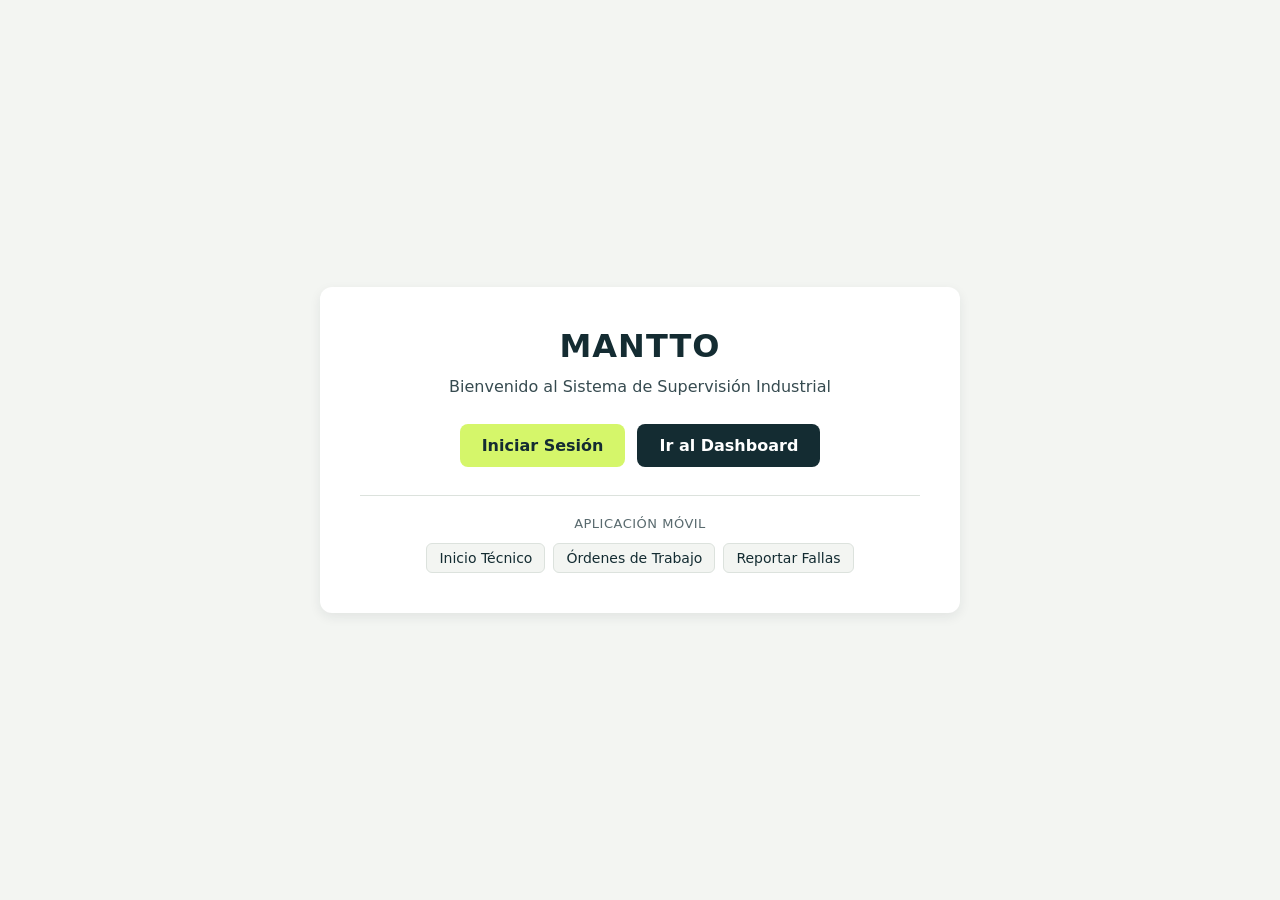
<file: public/index.html>
<!DOCTYPE html>
<html lang="es">
<head>
    <meta charset="UTF-8">
    <meta name="viewport" content="width=device-width, initial-scale=1.0">
    <title>MANTTO - Inicio</title>
    <!-- Ruta ajustada a la carpeta public/ y respetando la mayúscula de Styles -->
    <!-- <link rel="stylesheet" href="../src/Styles/global.css"> -->
    <style>
        :root {
            --primary-dark: #142C32;
            --bg-light: #F3F5F2;
            --text-dark: #142C32;
            --accent-lime: #D5F66A;
            --border-subtle: #DCE2DD;
        }
        body {
            margin: 0;
            padding: 20px;
            font-family: 'Inter', system-ui, sans-serif;
            background-color: var(--bg-light);
            color: var(--text-dark);
            display: flex;
            justify-content: center;
            align-items: center;
            min-height: 100vh;
            box-sizing: border-box;
        }
        .container {
            text-align: center;
            background: #FFFFFF;
            padding: 40px;
            border-radius: 12px;
            box-shadow: 0 4px 12px rgba(20, 44, 50, 0.08);
            max-width: 560px;
            width: 100%;
        }
        .brand {
            color: var(--primary-dark);
            font-size: 32px;
            font-weight: bold;
            margin-bottom: 12px;
            letter-spacing: 1px;
        }
        .subtitle {
            margin: 0 0 28px 0;
            font-size: 16px;
            opacity: 0.85;
        }
        .primary-actions {
            display: flex;
            gap: 12px;
            justify-content: center;
            flex-wrap: wrap;
            margin-bottom: 28px;
        }
        .btn {
            display: inline-block;
            padding: 12px 22px;
            background-color: var(--accent-lime);
            color: var(--primary-dark);
            text-decoration: none;
            font-weight: bold;
            border-radius: 8px;
            transition: opacity 0.2s, transform 0.1s;
        }
        .btn-secondary {
            background-color: var(--primary-dark);
            color: #FFFFFF;
        }
        .btn:hover {
            opacity: 0.88;
        }
        .modules-nav {
            border-top: 1px solid var(--border-subtle);
            padding-top: 20px;
        }
        .modules-group + .modules-group {
            margin-top: 22px;
        }
        .modules-title {
            font-size: 13px;
            text-transform: uppercase;
            letter-spacing: 0.5px;
            margin: 0 0 12px 0;
            opacity: 0.7;
        }
        .modules-list {
            display: flex;
            flex-wrap: wrap;
            gap: 8px;
            justify-content: center;
        }
        .module-link {
            font-size: 14px;
            color: var(--primary-dark);
            text-decoration: none;
            padding: 6px 12px;
            border: 1px solid var(--border-subtle);
            border-radius: 6px;
            background-color: var(--bg-light);
            transition: background-color 0.2s;
        }
        .module-link:hover {
            background-color: var(--accent-lime);
        }
    </style>
</head>
<body>
    <main class="container">
        <header>
            <div class="brand">MANTTO</div>
            <p class="subtitle">Bienvenido al Sistema de Supervisión Industrial</p>
        </header>

        <div class="primary-actions">
            <a href="../src/pages/AppMobile/InicioSesion/InicioSesion.html" class="btn">Iniciar Sesión</a>
            <a href="../src/pages/WebSite/Dashboard/Dashboard.html" class="btn btn-secondary">Ir al Dashboard</a>
        </div>

        <nav class="modules-nav" aria-label="Accesos directos a vistas del sistema">
            <div class="modules-group">
                <p class="modules-title">Aplicación móvil</p>
                <div class="modules-list">
                    <a href="../src/pages/AppMobile/inicio/inicio.html" class="module-link">Inicio Técnico</a>
                    <a href="../src/pages/AppMobile/Ordenes-Trabajo/OrdenTrabajo.html" class="module-link">Órdenes de Trabajo</a>
                    <a href="../src/pages/AppMobile/ReportarFallas/ReportarFallas.html" class="module-link">Reportar Fallas</a>
                </div>
            </div>
        </nav>
    </main>
</body>
</html>
</file>
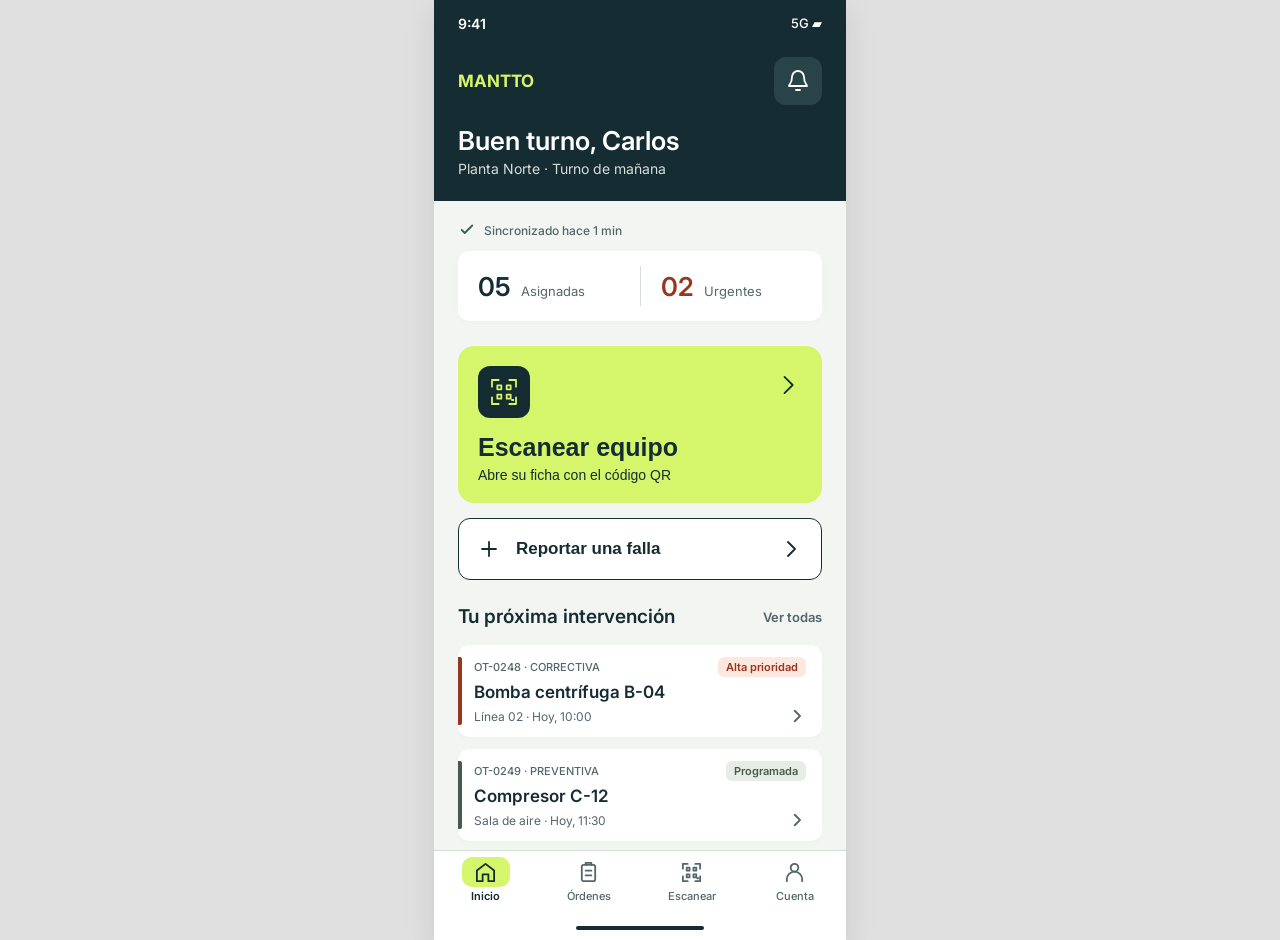
<file: src/pages/inicio/inicio.html>
<!DOCTYPE html>
<html lang="es">
<head>
    <meta charset="UTF-8">
    <meta name="viewport" content="width=device-width, initial-scale=1.0">
    <title>MANTTO - Inicio</title>
    <link rel="stylesheet" href="inicio.css">
    <link href="https://fonts.googleapis.com/css2?family=Inter:wght@400;500;600;700&display=swap" rel="stylesheet">
</head>
<body>
    <div class="mobile-container">
        <!-- Cabecera -->
        <header class="cabecera">
            <div class="status-bar">
                <span class="time">9:41</span>
                <span class="network">5G ▰</span>
            </div>
            <div class="header-top">
                <div class="brand-title">MANTTO</div>
                <button class="btn-notificaciones" aria-label="Notificaciones">
                    <svg width="24" height="24" viewBox="0 0 24 24" fill="none" xmlns="http://www.w3.org/2000/svg">
                        <path d="M10 21H14M18 8C18 6.4087 17.3679 4.88258 16.2426 3.75736C15.1174 2.63214 13.5913 2 12 2C10.4087 2 8.88258 2.63214 7.75736 3.75736C6.63214 4.88258 6 6.4087 6 8C6 15 3 15 3 17H21C21 15 18 15 18 8Z" stroke-width="1.8" stroke-linecap="round" stroke-linejoin="round" stroke="white"/>
                    </svg>
                </button>
            </div>
            <div class="header-greeting">
                <h1>Buen turno, Carlos</h1>
                <p>Planta Norte · Turno de mañana</p>
            </div>
        </header>

        <main class="main-content">
            <!-- Resumen del turno -->
            <section class="resumen-turno">
                <div class="sync-status">
                    <svg width="18" height="18" viewBox="0 0 18 18" fill="none" xmlns="http://www.w3.org/2000/svg">
                        <path d="M3.75 9L6.75 12L14.25 4.5" stroke-width="1.8" stroke-linecap="round" stroke-linejoin="round" stroke="#37634D"/>
                    </svg>
                    <span>Sincronizado hace 1 min</span>
                </div>
                <div class="indicadores-card">
                    <div class="indicador">
                        <span class="valor valor-normal">05</span>
                        <span class="etiqueta">Asignadas</span>
                    </div>
                    <div class="separador"></div>
                    <div class="indicador">
                        <span class="valor valor-urgente">02</span>
                        <span class="etiqueta">Urgentes</span>
                    </div>
                </div>
            </section>

            <!-- Acceso QR y Reportes -->
            <section class="acciones-rapidas">
                <button class="card-escanear">
                    <div class="icono-escanear">
                        <svg width="32" height="32" viewBox="0 0 32 32" fill="none" xmlns="http://www.w3.org/2000/svg">
                            <path d="M4 10.6667V4H10.6667M21.3333 4H28V10.6667M4 21.3333V28H10.6667M21.3333 28H28V21.3333" stroke-width="1.8" stroke-linecap="round" stroke-linejoin="round" stroke="#D5F66A"/>
                            <path d="M9.33334 9.33334H13.3333V13.3333H9.33334V9.33334Z" stroke-width="1.8" stroke-linecap="round" stroke-linejoin="round" stroke="#D5F66A"/>
                            <path d="M18.6667 9.33334H22.6667V13.3333H18.6667V9.33334Z" stroke-width="1.8" stroke-linecap="round" stroke-linejoin="round" stroke="#D5F66A"/>
                            <path d="M9.33334 18.6667H13.3333V22.6667H9.33334V18.6667Z" stroke-width="1.8" stroke-linecap="round" stroke-linejoin="round" stroke="#D5F66A"/>
                            <path d="M24 24H25.3333M18.6667 18.6667H22.6667V22.6667H18.6667V18.6667Z" stroke-width="1.8" stroke-linecap="round" stroke-linejoin="round" stroke="#D5F66A"/>
                        </svg>
                    </div>
                    <div class="escanear-textos">
                        <h2>Escanear equipo</h2>
                        <p>Abre su ficha con el código QR</p>
                    </div>
                    <svg class="flecha-escanear" width="28" height="28" viewBox="0 0 28 28" fill="none" xmlns="http://www.w3.org/2000/svg">
                        <path d="M10.5 5.83334L18.6667 14L10.5 22.1667" stroke-width="1.8" stroke-linecap="round" stroke-linejoin="round" stroke="#142C32"/>
                    </svg>
                </button>

                <button class="card-reportar">
                    <svg width="24" height="24" viewBox="0 0 24 24" fill="none" xmlns="http://www.w3.org/2000/svg">
                        <path d="M12 5V12M12 12V19M12 12H5M12 12H19" stroke-width="1.8" stroke-linecap="round" stroke-linejoin="round" stroke="#142C32"/>
                    </svg>
                    <span>Reportar una falla</span>
                    <svg class="flecha-reportar" width="24" height="24" viewBox="0 0 24 24" fill="none" xmlns="http://www.w3.org/2000/svg">
                        <path d="M9 5L16 12L9 19" stroke-width="1.8" stroke-linecap="round" stroke-linejoin="round" stroke="#142C32"/>
                    </svg>
                </button>
            </section>

            <!-- Órdenes prioritarias -->
            <section class="ordenes-prioritarias">
                <div class="ordenes-header">
                    <h2>Tu próxima intervención</h2>
                    <a href="#" class="link-ver-todas">Ver todas</a>
                </div>

                <!-- Orden 1 -->
                <article class="orden-card card-alta">
                    <div class="barra-prioridad barra-roja"></div>
                    <div class="orden-info-top">
                        <span class="codigo-ot">OT-0248 · CORRECTIVA</span>
                        <span class="badge badge-rojo">Alta prioridad</span>
                    </div>
                    <h3 class="orden-titulo">Bomba centrífuga B-04</h3>
                    <div class="orden-info-bottom">
                        <span class="ubicacion-tiempo">Línea 02 · Hoy, 10:00</span>
                        <svg class="flecha-orden" width="18" height="18" viewBox="0 0 18 18" fill="none" xmlns="http://www.w3.org/2000/svg">
                            <path d="M6.75 3.75L12 9L6.75 14.25" stroke-width="1.8" stroke-linecap="round" stroke-linejoin="round" stroke="#53666A"/>
                        </svg>
                    </div>
                </article>

                <!-- Orden 2 -->
                <article class="orden-card card-programada">
                    <div class="barra-prioridad barra-verde"></div>
                    <div class="orden-info-top">
                        <span class="codigo-ot">OT-0249 · PREVENTIVA</span>
                        <span class="badge badge-verde">Programada</span>
                    </div>
                    <h3 class="orden-titulo">Compresor C-12</h3>
                    <div class="orden-info-bottom">
                        <span class="ubicacion-tiempo">Sala de aire · Hoy, 11:30</span>
                        <svg class="flecha-orden" width="18" height="18" viewBox="0 0 18 18" fill="none" xmlns="http://www.w3.org/2000/svg">
                            <path d="M6.75 3.75L12 9L6.75 14.25" stroke-width="1.8" stroke-linecap="round" stroke-linejoin="round" stroke="#53666A"/>
                        </svg>
                    </div>
                </article>
            </section>
        </main>

        <!-- Navegación -->
        <nav class="bottom-nav">
            <a href="#" class="nav-item activo">
                <div class="nav-bg"></div>
                <svg width="23" height="23" viewBox="0 0 23 23" fill="none" xmlns="http://www.w3.org/2000/svg">
                    <path d="M2.875 9.58333L11.5 2.875L20.125 9.58333V20.125H14.375V13.4167H8.625V20.125H2.875V9.58333Z" stroke-width="1.8" stroke-linecap="round" stroke-linejoin="round" stroke="#142C32"/>
                </svg>
                <span>Inicio</span>
            </a>
            <a href="#" class="nav-item">
                <svg width="23" height="23" viewBox="0 0 23 23" fill="none" xmlns="http://www.w3.org/2000/svg">
                    <path d="M6.70832 3.83334H16.2917C17.3502 3.83334 18.2083 4.69146 18.2083 5.75001V18.2083C18.2083 19.2669 17.3502 20.125 16.2917 20.125H6.70832C5.64978 20.125 4.79166 19.2669 4.79166 18.2083V5.75001C4.79166 4.69146 5.64978 3.83334 6.70832 3.83334Z" stroke-width="1.8" stroke-linecap="round" stroke-linejoin="round" stroke="#53666A"/>
                    <path d="M8.625 3.83332V1.91666H14.375V3.83332M8.625 9.58332H14.375M8.625 14.375H14.375" stroke-width="1.8" stroke-linecap="round" stroke-linejoin="round" stroke="#53666A"/>
                </svg>
                <span>Órdenes</span>
            </a>
            <a href="#" class="nav-item">
                <svg width="23" height="23" viewBox="0 0 23 23" fill="none" xmlns="http://www.w3.org/2000/svg">
                    <path d="M2.875 7.66667V2.875H7.66667M15.3333 2.875H20.125V7.66667M2.875 15.3333V20.125H7.66667M15.3333 20.125H20.125V15.3333" stroke-width="1.8" stroke-linecap="round" stroke-linejoin="round" stroke="#53666A"/>
                    <path d="M6.70831 6.70834H9.58331V9.58334H6.70831V6.70834Z" stroke-width="1.8" stroke-linecap="round" stroke-linejoin="round" stroke="#53666A"/>
                    <path d="M13.4167 6.70834H16.2917V9.58334H13.4167V6.70834Z" stroke-width="1.8" stroke-linecap="round" stroke-linejoin="round" stroke="#53666A"/>
                    <path d="M6.70831 13.4167H9.58331V16.2917H6.70831V13.4167Z" stroke-width="1.8" stroke-linecap="round" stroke-linejoin="round" stroke="#53666A"/>
                    <path d="M17.25 17.25H18.2084M13.4167 13.4167H16.2917V16.2917H13.4167V13.4167Z" stroke-width="1.8" stroke-linecap="round" stroke-linejoin="round" stroke="#53666A"/>
                </svg>
                <span>Escanear</span>
            </a>
            <a href="#" class="nav-item">
                <svg width="23" height="23" viewBox="0 0 23 23" fill="none" xmlns="http://www.w3.org/2000/svg">
                    <path d="M15.3334 6.70833C15.3334 8.82542 13.6171 10.5417 11.5 10.5417C9.38293 10.5417 7.66669 8.82542 7.66669 6.70833C7.66669 4.59124 9.38293 2.875 11.5 2.875C13.6171 2.875 15.3334 4.59124 15.3334 6.70833Z" stroke-width="1.8" stroke-linecap="round" stroke-linejoin="round" stroke="#53666A"/>
                    <path d="M3.83331 20.125V18.2083C3.83331 16.175 4.64105 14.2249 6.07883 12.7872C7.51661 11.3494 9.46665 10.5417 11.5 10.5417C13.5333 10.5417 15.4834 11.3494 16.9211 12.7872C18.3589 14.2249 19.1666 16.175 19.1666 18.2083V20.125" stroke-width="1.8" stroke-linecap="round" stroke-linejoin="round" stroke="#53666A"/>
                </svg>
                <span>Cuenta</span>
            </a>
        </nav>
        <div class="home-indicator"></div>
    </div>
</body>
</html>
</file>
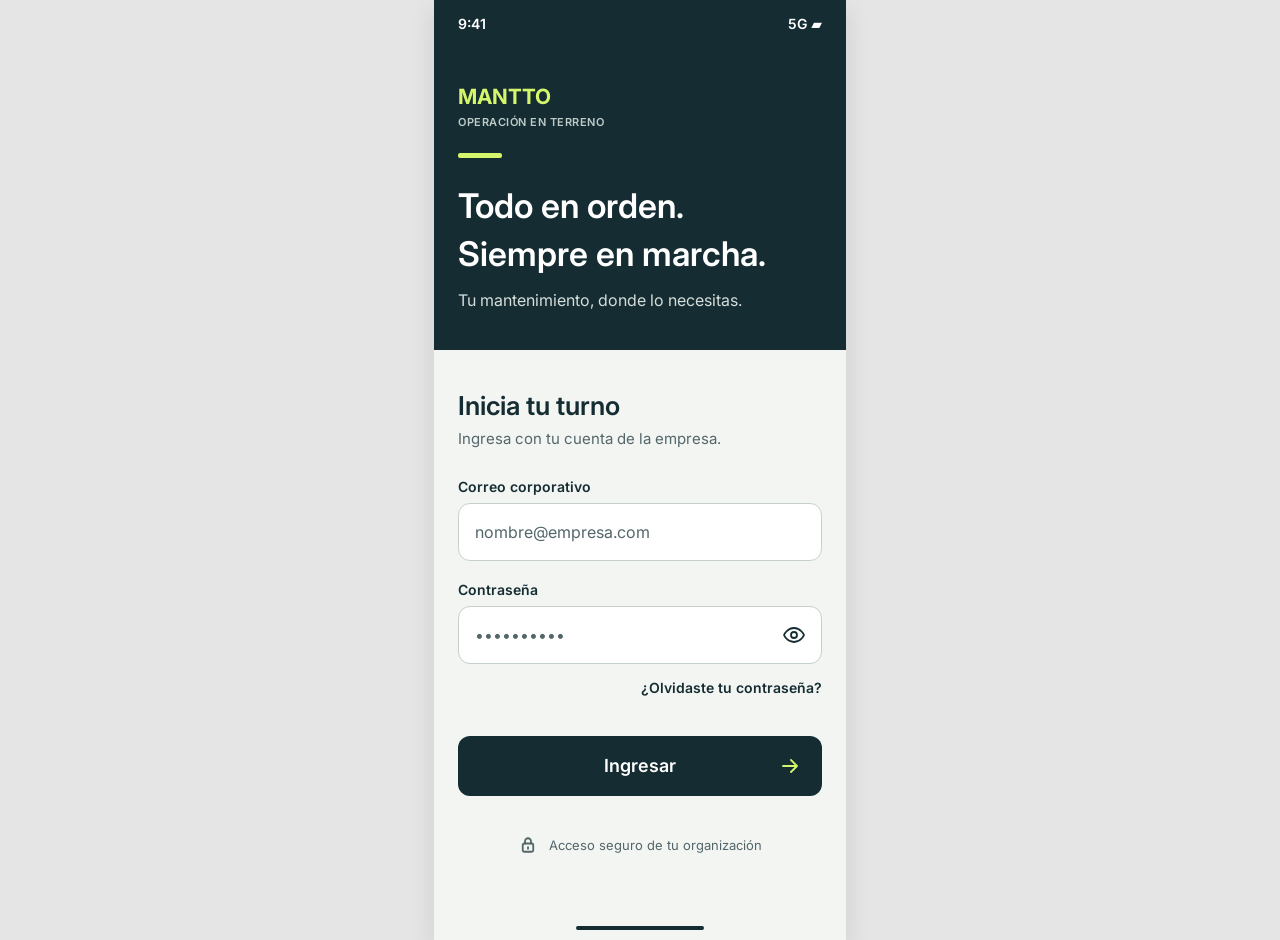
<file: src/pages/InicioSesion/InicioSesion.html>
<!DOCTYPE html>
<html lang="es">
<head>
    <meta charset="UTF-8">
    <meta name="viewport" content="width=device-width, initial-scale=1.0">
    <title>MANTTO - Iniciar sesión</title>
    <link rel="stylesheet" href="InicioSesion.css">
</head>
<body>
    <main class="login-container">
        <header class="login-header">
            <div class="status-bar">
                <span class="time">9:41</span>
                <span class="network">5G ▰</span>
            </div>
            <div class="branding">
                <h1 class="logo">MANTTO</h1>
                <span class="subtitle">OPERACIÓN EN TERRENO</span>
                <div class="accent-line"></div>
            </div>
            <div class="header-text">
                <h2>Todo en orden.<br>Siempre en marcha.</h2>
                <p>Tu mantenimiento, donde lo necesitas.</p>
            </div>
        </header>

        <section class="login-form-section">
            <div class="form-header">
                <h3>Inicia tu turno</h3>
                <p>Ingresa con tu cuenta de la empresa.</p>
            </div>

            <form class="login-form" action="#" method="POST">
                <div class="input-group">
                    <label for="email">Correo corporativo</label>
                    <input type="email" id="email" name="email" placeholder="nombre@empresa.com" required>
                </div>

                <div class="input-group">
                    <label for="password">Contraseña</label>
                    <div class="password-wrapper">
                        <input type="password" id="password" name="password" placeholder="••••••••••" required>
                        <button type="button" class="toggle-password" aria-label="Mostrar contraseña">
                            <svg width="24" height="24" viewBox="0 0 24 24" fill="none" xmlns="http://www.w3.org/2000/svg">
                                <path d="M2 12C2 12 5 5 12 5C19 5 22 12 22 12C22 12 19 19 12 19C5 19 2 12 2 12Z" stroke-width="1.8" stroke-linecap="round" stroke-linejoin="round" stroke="#142C32"/>
                                <path d="M15 12C15 13.6569 13.6569 15 12 15C10.3431 15 9 13.6569 9 12C9 10.3431 10.3431 9 12 9C13.6569 9 15 10.3431 15 12Z" stroke-width="1.8" stroke-linecap="round" stroke-linejoin="round" stroke="#142C32"/>
                            </svg>
                        </button>
                    </div>
                </div>

                <a href="#" class="forgot-password">¿Olvidaste tu contraseña?</a>

                <div class="form-actions">
                    <button type="submit" class="btn-submit">
                        Ingresar
                        <svg width="24" height="24" viewBox="0 0 24 24" fill="none" xmlns="http://www.w3.org/2000/svg">
                            <path d="M5 12H19M13 18L19 12L13 6" stroke-width="1.8" stroke-linecap="round" stroke-linejoin="round" stroke="#D5F66A"/>
                        </svg>
                    </button>
                </div>
            </form>

            <div class="secure-access">
                <svg width="18" height="18" viewBox="0 0 18 18" fill="none" xmlns="http://www.w3.org/2000/svg">
                    <path d="M5.25 7.5H12.75C13.5784 7.5 14.25 8.17157 14.25 9V14.25C14.25 15.0784 13.5784 15.75 12.75 15.75H5.25C4.42157 15.75 3.75 15.0784 3.75 14.25V9C3.75 8.17157 4.42157 7.5 5.25 7.5Z" stroke-width="1.8" stroke-linecap="round" stroke-linejoin="round" stroke="#53666A"/>
                    <path d="M6 7.5V5.25C6 4.45435 6.31607 3.69129 6.87868 3.12868C7.44129 2.56607 8.20435 2.25 9 2.25C9.79565 2.25 10.5587 2.56607 11.1213 3.12868C11.6839 3.69129 12 4.45435 12 5.25V7.5M9 11.25V12.75" stroke-width="1.8" stroke-linecap="round" stroke-linejoin="round" stroke="#53666A"/>
                </svg>
                <span>Acceso seguro de tu organización</span>
            </div>
        </section>
        <div class="home-indicator"></div>
    </main>
</body>
</html>
</file>
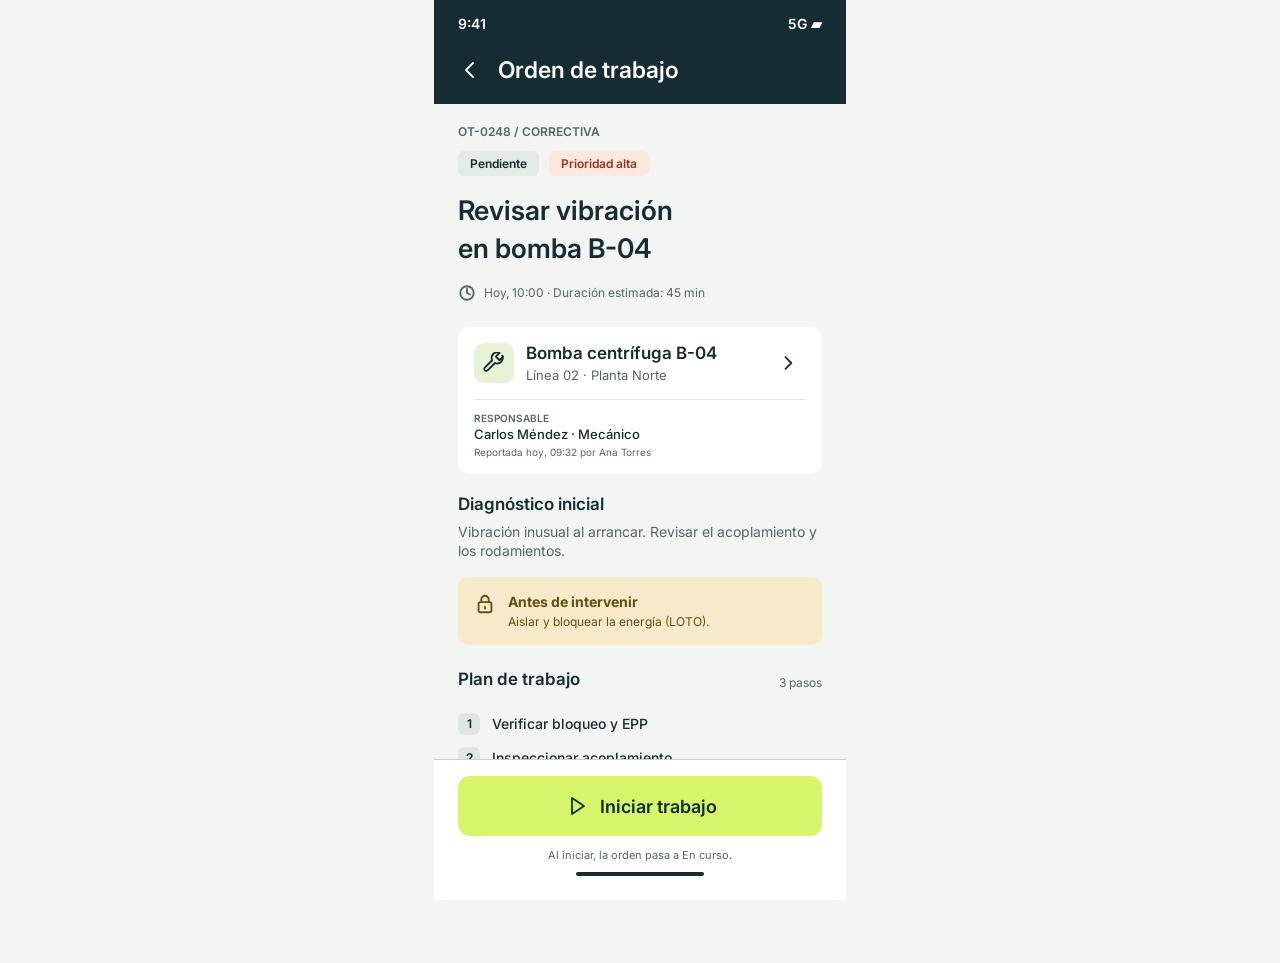
<file: src/pages/Ordenes-Trabajo/OrdenTrabajo.html>
<!DOCTYPE html>
<html lang="es">
<head>
    <meta charset="UTF-8">
    <meta name="viewport" content="width=device-width, initial-scale=1.0">
    <title>Orden de Trabajo</title>
    <link rel="stylesheet" href="OrdenTrabajo.css">
</head>
<body>
    <header class="app-header">
        <div class="status-bar">
            <span class="time">9:41</span>
            <span class="network">5G  ▰</span>
        </div>
        <div class="nav-bar">
            <button class="back-btn" aria-label="Volver a órdenes">
                <svg width="24" height="24" viewBox="0 0 24 24" fill="none" stroke="white" stroke-width="1.8" stroke-linecap="round" stroke-linejoin="round"><path d="M15 5L8 12L15 19"/></svg>
            </button>
            <h1 class="screen-title">Orden de trabajo</h1>
        </div>
    </header>

    <main class="content">
        <section class="order-summary">
            <div class="order-meta">
                <span class="order-id">OT-0248 / CORRECTIVA</span>
            </div>
            <div class="badges">
                <span class="badge status-pending">Pendiente</span>
                <span class="badge priority-high">Prioridad alta</span>
            </div>
            <h2 class="order-title">Revisar vibración<br>en bomba B-04</h2>
            <div class="order-time">
                <svg width="18" height="17" viewBox="0 0 18 17" fill="none" stroke="#53666A" stroke-width="1.8" stroke-linecap="round" stroke-linejoin="round"><path d="M15.75 9C15.75 12.7279 12.7279 15.75 9 15.75C5.27208 15.75 2.25 12.7279 2.25 9C2.25 5.27208 5.27208 2.25 9 2.25C12.7279 2.25 15.75 5.27208 15.75 9Z"/><path d="M9 4.5V9L12 10.5"/></svg>
                <span>Hoy, 10:00 · Duración estimada: 45 min</span>
            </div>
        </section>

        <section class="equipment-info">
            <div class="equip-header">
                <div class="equip-icon">
                    <svg width="22" height="22" viewBox="0 0 22 22" fill="none" stroke="#142C32" stroke-width="1.8" stroke-linecap="round" stroke-linejoin="round"><path d="M19.25 3.66667C19.7402 4.69299 19.9001 5.84604 19.7078 6.96703C19.5154 8.08802 18.9803 9.12182 18.1761 9.92606C17.3718 10.7303 16.338 11.2654 15.217 11.4578C14.096 11.6501 12.943 11.4902 11.9167 11L4.58334 18.3333C4.21866 18.698 3.72406 18.9029 3.20834 18.9029C2.69261 18.9029 2.19801 18.698 1.83334 18.3333C1.46866 17.9687 1.26379 17.4741 1.26379 16.9583C1.26379 16.4426 1.46866 15.948 1.83334 15.5833L9.16667 8.25C8.67651 7.22367 8.51658 6.07063 8.70891 4.94964C8.90124 3.82865 9.43637 2.79485 10.2406 1.99061C11.0449 1.18637 12.0786 0.651236 13.1996 0.458905C14.3206 0.266573 15.4737 0.426502 16.5 0.916668L12.8333 4.58333L16.5 8.25L20.1667 4.58333L19.25 3.66667Z"/></svg>
                </div>
                <div class="equip-details">
                    <h3 class="equip-name">Bomba centrífuga B-04</h3>
                    <p class="equip-location">Línea 02 · Planta Norte</p>
                </div>
                <button class="equip-link" aria-label="Consultar ficha del equipo">
                    <svg width="20" height="20" viewBox="0 0 20 20" fill="none" stroke="#142C32" stroke-width="1.8" stroke-linecap="round" stroke-linejoin="round"><path d="M7.5 4.16666L13.3333 10L7.5 15.8333"/></svg>
                </button>
            </div>
            <hr class="divider">
            <div class="equip-footer">
                <span class="label">RESPONSABLE</span>
                <p class="responsible-name">Carlos Méndez · Mecánico</p>
                <p class="report-info">Reportada hoy, 09:32 por Ana Torres</p>
            </div>
        </section>

        <section class="work-plan">
            <h3 class="section-title">Diagnóstico inicial</h3>
            <p class="diagnosis-text">Vibración inusual al arrancar. Revisar el acoplamiento y los rodamientos.</p>

            <div class="safety-warning">
                <svg class="warning-icon" width="22" height="22" viewBox="0 0 22 22" fill="none" stroke="#624D13" stroke-width="1.8" stroke-linecap="round" stroke-linejoin="round"><path d="M6.41671 9.16667H15.5834C16.5959 9.16667 17.4167 9.98748 17.4167 11V17.4167C17.4167 18.4292 16.5959 19.25 15.5834 19.25H6.41671C5.40419 19.25 4.58337 18.4292 4.58337 17.4167V11C4.58337 9.98748 5.40419 9.16667 6.41671 9.16667Z"/><path d="M7.33337 9.16667V6.41667C7.33337 5.44421 7.71968 4.51157 8.40732 3.82394C9.09495 3.13631 10.0276 2.75 11 2.75C11.9725 2.75 12.9051 3.13631 13.5928 3.82394C14.2804 4.51157 14.6667 5.44421 14.6667 6.41667V9.16667M11 13.75V15.5833"/></svg>
                <div class="warning-content">
                    <strong>Antes de intervenir</strong>
                    <p>Aislar y bloquear la energía (LOTO).</p>
                </div>
            </div>

            <div class="steps-header">
                <h3 class="section-title">Plan de trabajo</h3>
                <span class="steps-count">3 pasos</span>
            </div>
            
            <ol class="step-list">
                <li>
                    <span class="step-num">1</span>
                    <span class="step-desc">Verificar bloqueo y EPP</span>
                </li>
                <li>
                    <span class="step-num">2</span>
                    <span class="step-desc">Inspeccionar acoplamiento</span>
                </li>
                <li>
                    <span class="step-num">3</span>
                    <span class="step-desc">Medir vibración y registrar</span>
                </li>
            </ol>
        </section>
    </main>

    <footer class="action-footer">
        <button class="start-btn">
            <svg width="24" height="24" viewBox="0 0 24 24" fill="none" stroke="#142C32" stroke-width="1.8" stroke-linecap="round" stroke-linejoin="round"><path d="M8 4L20 12L8 20V4Z"/></svg>
            Iniciar trabajo
        </button>
        <p class="action-hint">Al iniciar, la orden pasa a En curso.</p>
        <div class="home-indicator"></div>
    </footer>
</body>
</html>
</file>
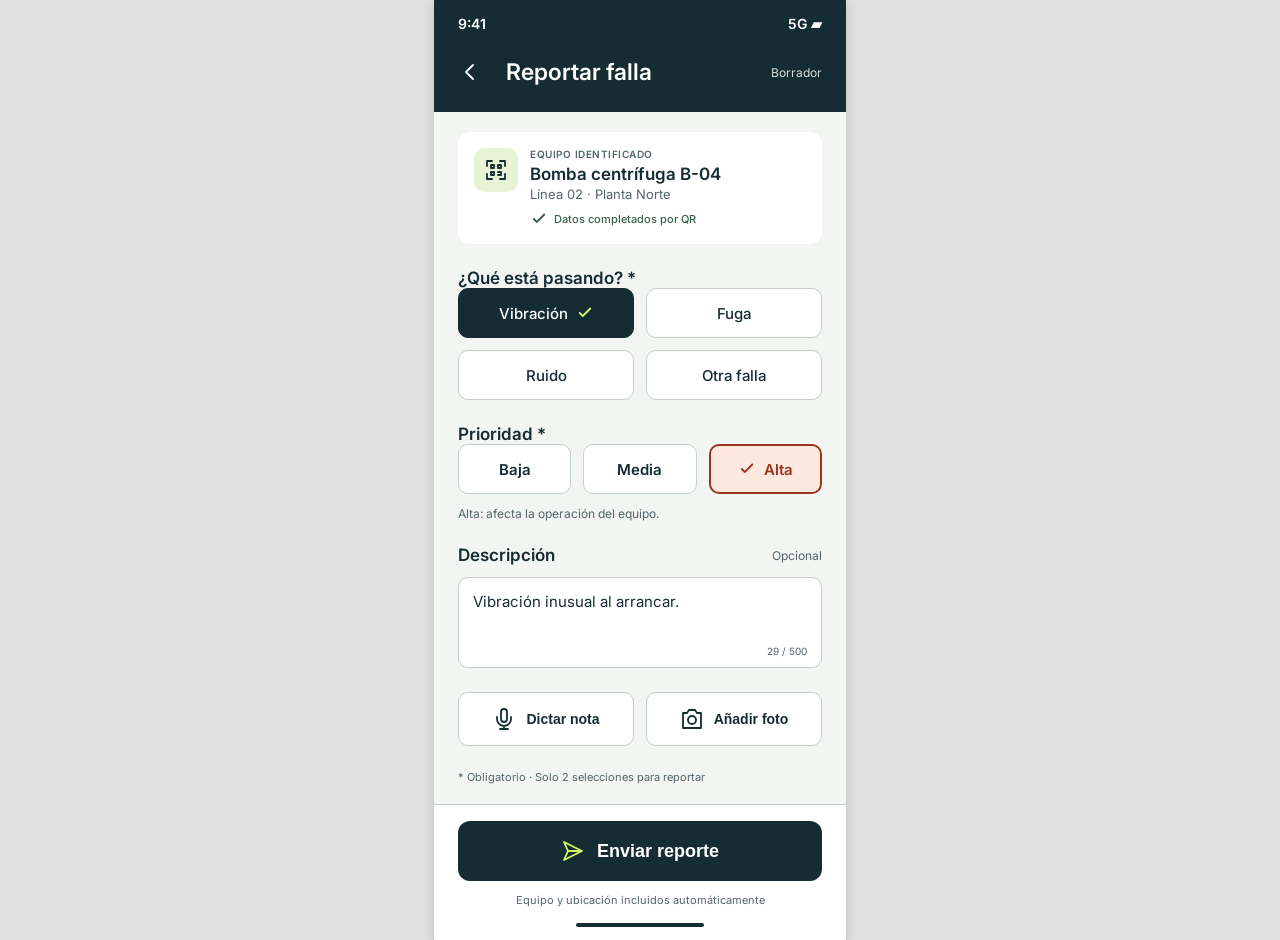
<file: src/pages/ReportarFallas/ReportarFallas.html>
<!DOCTYPE html>
<html lang="es">
<head>
    <meta charset="UTF-8">
    <meta name="viewport" content="width=device-width, initial-scale=1.0">
    <title>Reportar falla</title>
    <link rel="stylesheet" href="ReportarFallas.css">
</head>
<body>
    <div class="app-container">
        <header class="app-header">
            <div class="status-bar">
                <span class="time">9:41</span>
                <span class="network">5G ▰</span>
            </div>
            <div class="header-content">
                <button class="icon-btn back-btn" aria-label="Volver">
                    <svg width="24" height="24" viewBox="0 0 24 24" fill="none" stroke="white" stroke-width="1.8" stroke-linecap="round" stroke-linejoin="round"><path d="M15 5L8 12L15 19"/></svg>
                </button>
                <h1 class="page-title">Reportar falla</h1>
                <span class="badge-draft">Borrador</span>
            </div>
        </header>

        <main class="main-content">
            <section class="equipment-card">
                <div class="equipment-icon">
                    <svg width="24" height="24" viewBox="0 0 24 24" fill="none" stroke="#142C32" stroke-width="1.8" stroke-linecap="round" stroke-linejoin="round">
                        <path d="M3 8V3H8M16 3H21V8M3 16V21H8M16 21H21V16"/>
                        <path d="M7 7H10V10H7V7Z"/>
                        <path d="M14 7H17V10H14V7Z"/>
                        <path d="M7 14H10V17H7V14Z"/>
                        <path d="M14 14H17V17H14"/>
                    </svg>
                </div>
                <div class="equipment-details">
                    <span class="label">EQUIPO IDENTIFICADO</span>
                    <h2 class="equipment-name">Bomba centrífuga B-04</h2>
                    <span class="equipment-location">Línea 02 · Planta Norte</span>
                    <div class="qr-status">
                        <svg width="18" height="18" viewBox="0 0 18 18" fill="none" stroke="#37634D" stroke-width="1.8" stroke-linecap="round" stroke-linejoin="round"><path d="M3.75 9L6.75 12L14.25 4.5"/></svg>
                        <span>Datos completados por QR</span>
                    </div>
                </div>
            </section>

            <form class="report-form">
                <fieldset class="form-group">
                    <legend class="group-title">¿Qué está pasando? *</legend>
                    <div class="options-grid-2">
                        <label class="option-btn active">
                            <span>Vibración</span>
                            <svg width="18" height="18" viewBox="0 0 18 18" fill="none" stroke="#D5F66A" stroke-width="1.8" stroke-linecap="round" stroke-linejoin="round"><path d="M3.75 9L6.75 12L14.25 4.5"/></svg>
                            <input type="radio" name="falla" value="vibracion" checked class="hidden-input">
                        </label>
                        <label class="option-btn">
                            <span>Fuga</span>
                            <input type="radio" name="falla" value="fuga" class="hidden-input">
                        </label>
                        <label class="option-btn">
                            <span>Ruido</span>
                            <input type="radio" name="falla" value="ruido" class="hidden-input">
                        </label>
                        <label class="option-btn">
                            <span>Otra falla</span>
                            <input type="radio" name="falla" value="otra" class="hidden-input">
                        </label>
                    </div>
                </fieldset>

                <fieldset class="form-group">
                    <legend class="group-title">Prioridad *</legend>
                    <div class="options-grid-3">
                        <label class="priority-btn">
                            <span>Baja</span>
                            <input type="radio" name="prioridad" value="baja" class="hidden-input">
                        </label>
                        <label class="priority-btn">
                            <span>Media</span>
                            <input type="radio" name="prioridad" value="media" class="hidden-input">
                        </label>
                        <label class="priority-btn active high-priority">
                            <svg width="18" height="18" viewBox="0 0 18 18" fill="none" stroke="#9A351E" stroke-width="1.8" stroke-linecap="round" stroke-linejoin="round"><path d="M3.75 9L6.75 12L14.25 4.5"/></svg>
                            <span>Alta</span>
                            <input type="radio" name="prioridad" value="alta" checked class="hidden-input">
                        </label>
                    </div>
                    <p class="priority-helper">Alta: afecta la operación del equipo.</p>
                </fieldset>

                <div class="form-group">
                    <div class="header-between">
                        <label for="descripcion" class="group-title">Descripción</label>
                        <span class="optional-text">Opcional</span>
                    </div>
                    <div class="textarea-wrapper">
                        <textarea id="descripcion" rows="3" placeholder="Detalle de la falla">Vibración inusual al arrancar.</textarea>
                        <span class="char-count">29 / 500</span>
                    </div>
                </div>

                <div class="actions-grid-2">
                    <button type="button" class="action-btn">
                        <svg width="24" height="24" viewBox="0 0 24 24" fill="none" stroke="#142C32" stroke-width="1.8" stroke-linecap="round" stroke-linejoin="round">
                            <path d="M12 2C13.6569 2 15 3.34315 15 5V12C15 13.6569 13.6569 15 12 15C10.3431 15 9 13.6569 9 12V5C9 3.34315 10.3431 2 12 2Z"/>
                            <path d="M5 10V12C5 13.8565 5.7375 15.637 7.05025 16.9497C8.36301 18.2625 10.1435 19 12 19M12 19C13.8565 19 15.637 18.2625 16.9497 16.9497C18.2625 15.637 19 13.8565 19 12V10M12 19V22M12 22H8M12 22H16"/>
                        </svg>
                        Dictar nota
                    </button>
                    <button type="button" class="action-btn">
                        <svg width="24" height="24" viewBox="0 0 24 24" fill="none" stroke="#142C32" stroke-width="1.8" stroke-linecap="round" stroke-linejoin="round">
                            <path d="M3 6H7L9 3H15L17 6H21V21H3V6Z"/>
                            <path d="M16 13C16 15.2091 14.2091 17 12 17C9.79086 17 8 15.2091 8 13C8 10.7909 9.79086 9 12 9C14.2091 9 16 10.7909 16 13Z"/>
                        </svg>
                        Añadir foto
                    </button>
                </div>
                
                <p class="required-note">* Obligatorio · Solo 2 selecciones para reportar</p>
            </form>
        </main>

        <footer class="app-footer">
            <button type="submit" class="submit-btn">
                <svg width="24" height="24" viewBox="0 0 24 24" fill="none" stroke="#D5F66A" stroke-width="1.8" stroke-linecap="round" stroke-linejoin="round">
                    <path d="M7 12L3 21L21 12L3 3L7 12ZM21 12H7"/>
                </svg>
                Enviar reporte
            </button>
            <p class="footer-note">Equipo y ubicación incluidos automáticamente</p>
            <div class="home-indicator"></div>
        </footer>
    </div>
</body>
</html>
</file>
<file: src/pages/inicio/inicio.css>
/* Variables globales basadas en el diseño */
:root {
    --primary-dark: #142C32;
    --primary-light: #294349;
    --accent-lime: #D5F66A;
    --bg-main: #F2F5F2;
    --bg-white: #FFFFFF;
    
    --text-white: #FFFFFF;
    --text-dark: #142C32;
    --text-muted: #53666A;
    --text-light-muted: #D5DEDA;
    
    --color-urgente: #9A351E;
    --bg-urgente: #FCE8DF;
    
    --color-programada: #455C4D;
    --bg-programada: #E7EDE6;
    
    --border-color: #D6DED8;
    
    --font-family: 'Inter', sans-serif;
}

* {
    margin: 0;
    padding: 0;
    box-sizing: border-box;
}

body {
    font-family: var(--font-family);
    background-color: #e0e0e0;
    display: flex;
    justify-content: center;
    align-items: center;
    min-height: 100vh;
}

/* Contenedor móvil para simular pantalla */
.mobile-container {
    width: 412px;
    height: 940px;
    background-color: var(--bg-main);
    position: relative;
    overflow: hidden;
    display: flex;
    flex-direction: column;
    box-shadow: 0 10px 30px rgba(0,0,0,0.1);
}

/* --- Cabecera --- */
.cabecera {
    background-color: var(--primary-dark);
    padding: 15px 24px 24px;
    color: var(--text-white);
    display: flex;
    flex-direction: column;
    gap: 15px;
}

.status-bar {
    display: flex;
    justify-content: space-between;
    font-size: 14px;
    font-weight: 600;
}

.network {
    font-size: 13px;
    font-weight: 500;
}

.header-top {
    display: flex;
    justify-content: space-between;
    align-items: center;
    margin-top: 10px;
}

.brand-title {
    color: var(--accent-lime);
    font-size: 17px;
    font-weight: 700;
}

.btn-notificaciones {
    width: 48px;
    height: 48px;
    background-color: var(--primary-light);
    border: none;
    border-radius: 12px;
    display: flex;
    justify-content: center;
    align-items: center;
    cursor: pointer;
}

.header-greeting {
    margin-top: 5px;
}

.header-greeting h1 {
    font-size: 26px;
    font-weight: 600;
    margin-bottom: 4px;
}

.header-greeting p {
    color: var(--text-light-muted);
    font-size: 14px;
    font-weight: 400;
}

/* --- Contenido Principal --- */
.main-content {
    flex: 1;
    overflow-y: auto;
    padding: 20px 24px 100px; /* Espacio inferior para el nav */
    display: flex;
    flex-direction: column;
    gap: 25px;
}

/* Resumen Turno */
.sync-status {
    display: flex;
    align-items: center;
    gap: 8px;
    color: var(--text-muted);
    font-size: 12px;
    font-weight: 500;
    margin-bottom: 12px;
}

.indicadores-card {
    background: var(--bg-white);
    border-radius: 12px;
    display: flex;
    align-items: center;
    padding: 15px;
    box-shadow: 0 2px 8px rgba(0,0,0,0.02);
}

.indicador {
    flex: 1;
    display: flex;
    align-items: baseline;
    gap: 10px;
    padding-left: 5px;
}

.valor {
    font-size: 26px;
    font-weight: 600;
}

.valor-normal {
    color: var(--text-dark);
}

.valor-urgente {
    color: var(--color-urgente);
}

.etiqueta {
    color: var(--text-muted);
    font-size: 13px;
}

.separador {
    width: 1px;
    height: 40px;
    background-color: var(--border-color);
    margin: 0 15px;
}

/* Acciones Rápidas */
.acciones-rapidas {
    display: flex;
    flex-direction: column;
    gap: 15px;
}

.card-escanear {
    background-color: var(--accent-lime);
    border-radius: 16px;
    padding: 20px;
    border: none;
    text-align: left;
    position: relative;
    cursor: pointer;
    display: flex;
    flex-direction: column;
    gap: 15px;
}

.icono-escanear {
    width: 52px;
    height: 52px;
    background-color: var(--primary-dark);
    border-radius: 12px;
    display: flex;
    justify-content: center;
    align-items: center;
}

.escanear-textos h2 {
    color: var(--text-dark);
    font-size: 25px;
    font-weight: 600;
    margin-bottom: 5px;
}

.escanear-textos p {
    color: var(--text-dark);
    font-size: 14px;
}

.flecha-escanear {
    position: absolute;
    top: 25px;
    right: 20px;
}

.card-reportar {
    background-color: var(--bg-white);
    border-radius: 12px;
    border: 1px solid var(--primary-dark);
    padding: 18px;
    display: flex;
    align-items: center;
    gap: 15px;
    cursor: pointer;
    font-size: 17px;
    font-weight: 600;
    color: var(--text-dark);
}

.flecha-reportar {
    margin-left: auto;
}

/* Órdenes Prioritarias */
.ordenes-prioritarias {
    display: flex;
    flex-direction: column;
    gap: 12px;
}

.ordenes-header {
    display: flex;
    justify-content: space-between;
    align-items: center;
    margin-bottom: 5px;
}

.ordenes-header h2 {
    color: var(--text-dark);
    font-size: 19px;
    font-weight: 600;
}

.link-ver-todas {
    color: var(--text-muted);
    font-size: 13px;
    font-weight: 600;
    text-decoration: none;
}

.orden-card {
    background: var(--bg-white);
    border-radius: 12px;
    padding: 12px 16px;
    position: relative;
    display: flex;
    flex-direction: column;
    gap: 5px;
    box-shadow: 0 2px 6px rgba(0,0,0,0.02);
}

.barra-prioridad {
    position: absolute;
    left: 0;
    top: 12px;
    width: 4px;
    height: calc(100% - 24px);
    border-radius: 0 2px 2px 0;
}

.barra-roja { background-color: var(--color-urgente); }
.barra-verde { background-color: var(--color-programada); }

.orden-info-top {
    display: flex;
    justify-content: space-between;
    align-items: center;
}

.codigo-ot {
    color: var(--text-muted);
    font-size: 11px;
    font-weight: 500;
}

.badge {
    padding: 3px 8px;
    border-radius: 6px;
    font-size: 11px;
    font-weight: 600;
}

.badge-rojo {
    background-color: var(--bg-urgente);
    color: var(--color-urgente);
}

.badge-verde {
    background-color: var(--bg-programada);
    color: var(--color-programada);
}

.orden-titulo {
    color: var(--text-dark);
    font-size: 17px;
    font-weight: 600;
}

.orden-info-bottom {
    display: flex;
    justify-content: space-between;
    align-items: center;
}

.ubicacion-tiempo {
    color: var(--text-muted);
    font-size: 12px;
}

/* --- Navegación Inferior --- */
.bottom-nav {
    position: absolute;
    bottom: 0;
    width: 100%;
    height: 90px;
    background-color: var(--bg-white);
    border-top: 1px solid var(--border-color);
    display: flex;
    justify-content: space-around;
    padding-top: 10px;
}

.nav-item {
    display: flex;
    flex-direction: column;
    align-items: center;
    gap: 5px;
    text-decoration: none;
    color: var(--text-muted);
    font-size: 11px;
    font-weight: 500;
    position: relative;
    width: 60px;
}

.nav-item.activo {
    color: var(--text-dark);
    font-weight: 600;
}

.nav-bg {
    position: absolute;
    top: -4px;
    width: 48px;
    height: 30px;
    background-color: var(--accent-lime);
    border-radius: 10px;
    z-index: 0;
}

.nav-item svg, .nav-item span {
    position: relative;
    z-index: 1;
}

.home-indicator {
    position: absolute;
    bottom: 10px;
    left: 50%;
    transform: translateX(-50%);
    width: 128px;
    height: 4px;
    background-color: var(--text-dark);
    border-radius: 2px;
}
</file>
<file: src/pages/InicioSesion/InicioSesion.css>
@import url('https://fonts.googleapis.com/css2?family=Inter:wght@400;500;600;700&display=swap');

:root {
    --primary-dark: #142C32;
    --accent-lime: #D5F66A;
    --bg-light: #F3F5F2;
    --text-muted: #53666A;
    --text-light-muted: #BECBC8;
    --text-lightest: #D5DEDA;
    --border-color: #C6D0CB;
    --white: #FFFFFF;
}

* {
    box-sizing: border-box;
    margin: 0;
    padding: 0;
    font-family: 'Inter', system-ui, sans-serif;
}

body {
    background-color: #E5E5E5;
    display: flex;
    justify-content: center;
    align-items: center;
    min-height: 100vh;
}

.login-container {
    width: 100%;
    max-width: 412px;
    min-height: 940px;
    background-color: var(--bg-light);
    position: relative;
    display: flex;
    flex-direction: column;
    box-shadow: 0 10px 25px rgba(0,0,0,0.1);
}

.login-header {
    background-color: var(--primary-dark);
    color: var(--white);
    padding: 15px 24px 40px;
    display: flex;
    flex-direction: column;
}

.status-bar {
    display: flex;
    justify-content: space-between;
    font-size: 14px;
    font-weight: 600;
    margin-bottom: 50px;
}

.branding .logo {
    color: var(--accent-lime);
    font-size: 21px;
    font-weight: 700;
    line-height: 1.4;
}

.branding .subtitle {
    color: var(--text-light-muted);
    font-size: 11px;
    font-weight: 600;
    letter-spacing: 0.5px;
    display: block;
    margin-top: 4px;
}

.accent-line {
    width: 44px;
    height: 5px;
    background-color: var(--accent-lime);
    border-radius: 2px;
    margin: 24px 0;
}

.header-text h2 {
    font-size: 34px;
    font-weight: 600;
    line-height: 1.4;
    margin-bottom: 12px;
}

.header-text p {
    color: var(--text-lightest);
    font-size: 16px;
}

.login-form-section {
    padding: 40px 24px 20px;
    flex: 1;
    display: flex;
    flex-direction: column;
}

.form-header {
    margin-bottom: 30px;
}

.form-header h3 {
    color: var(--primary-dark);
    font-size: 26px;
    font-weight: 600;
    margin-bottom: 8px;
}

.form-header p {
    color: var(--text-muted);
    font-size: 15px;
}

.input-group {
    margin-bottom: 20px;
    display: flex;
    flex-direction: column;
}

.input-group label {
    color: var(--primary-dark);
    font-size: 14px;
    font-weight: 600;
    margin-bottom: 8px;
}

.input-group input {
    width: 100%;
    height: 58px;
    background: var(--white);
    border: 1px solid var(--border-color);
    border-radius: 12px;
    padding: 0 16px;
    font-size: 16px;
    color: var(--primary-dark);
    outline: none;
    transition: border-color 0.2s;
}

.input-group input:focus {
    border-color: var(--primary-dark);
}

.input-group input::placeholder {
    color: var(--text-muted);
    font-weight: 400;
}

.password-wrapper {
    position: relative;
    display: flex;
    align-items: center;
}

.toggle-password {
    position: absolute;
    right: 16px;
    background: none;
    border: none;
    cursor: pointer;
    display: flex;
    align-items: center;
    justify-content: center;
    padding: 0;
}

.forgot-password {
    display: block;
    text-align: right;
    color: var(--primary-dark);
    font-size: 14px;
    font-weight: 600;
    text-decoration: none;
    margin-top: -5px;
    margin-bottom: 40px;
}

.form-actions {
    margin-bottom: 20px;
    margin-top: auto;
}

.btn-submit {
    width: 100%;
    height: 60px;
    background: var(--primary-dark);
    color: var(--white);
    border: none;
    border-radius: 12px;
    font-size: 18px;
    font-weight: 600;
    display: flex;
    align-items: center;
    justify-content: center;
    cursor: pointer;
    transition: opacity 0.2s;
    position: relative;
}

.btn-submit span {
    margin-right: 40px;
}

.btn-submit svg {
    position: absolute;
    right: 20px;
}

.btn-submit:hover {
    opacity: 0.9;
}

.secure-access {
    display: flex;
    align-items: center;
    justify-content: center;
    gap: 12px;
    color: var(--text-muted);
    font-size: 13px;
    margin-top: 20px;
}

.home-indicator {
    width: 128px;
    height: 4px;
    background: var(--primary-dark);
    border-radius: 2px;
    margin: 20px auto 10px;
}
</file>
<file: src/pages/Ordenes-Trabajo/OrdenTrabajo.css>
@import url('https://fonts.googleapis.com/css2?family=Inter:wght@400;500;600&display=swap');

:root {
    --bg-main: #F2F5F2;
    --header-bg: #142C32;
    --text-primary: #142C32;
    --text-secondary: #53666A;
    --badge-pending-bg: #E4EAE5;
    --badge-high-bg: #FCE8DF;
    --badge-high-text: #9A351E;
    --white: #FFFFFF;
    --warning-bg: #F7EACB;
    --warning-text: #624D13;
    --btn-start-bg: #D5F66A;
    --border-color: #DFE5DF;
}

* { 
    box-sizing: border-box; 
    margin: 0; 
    padding: 0; 
    font-family: 'Inter', sans-serif; 
}

body {
    background-color: var(--bg-main);
    color: var(--text-primary);
    display: flex;
    flex-direction: column;
    min-height: 100vh;
    max-width: 412px;
    margin: 0 auto;
    position: relative;
}

/* Cabecera */
.app-header {
    background-color: var(--header-bg);
    color: var(--white);
    padding: 15px 24px 20px;
}
.status-bar {
    display: flex;
    justify-content: space-between;
    font-size: 14px;
    font-weight: 600;
    margin-bottom: 24px;
}
.nav-bar {
    display: flex;
    align-items: center;
    gap: 16px;
}
.back-btn {
    background: none; 
    border: none; 
    cursor: pointer; 
    display: flex; 
    align-items: center; 
    padding: 0;
}
.screen-title {
    font-size: 23px; 
    font-weight: 600;
}

/* Contenido Principal */
.content {
    padding: 20px 24px;
    flex: 1;
    padding-bottom: 140px; /* Espacio para el footer flotante */
}

/* Resumen de la Orden */
.order-summary { margin-bottom: 26px; }
.order-id { 
    font-size: 12px; 
    font-weight: 600; 
    color: var(--text-secondary); 
    display: block; 
    margin-bottom: 12px; 
}
.badges { 
    display: flex; 
    gap: 10px; 
    margin-bottom: 16px; 
}
.badge { 
    padding: 5px 12px; 
    border-radius: 6px; 
    font-size: 12px; 
    font-weight: 600; 
}
.status-pending { background-color: var(--badge-pending-bg); color: var(--text-primary); }
.priority-high { background-color: var(--badge-high-bg); color: var(--badge-high-text); }
.order-title { 
    font-size: 27px; 
    font-weight: 600; 
    line-height: 1.4; 
    margin-bottom: 16px; 
}
.order-time { 
    display: flex; 
    align-items: center; 
    gap: 8px; 
    font-size: 12px; 
    color: var(--text-secondary); 
}

/* Información del Equipo */
.equipment-info {
    background-color: var(--white);
    border-radius: 12px;
    padding: 16px;
    margin-bottom: 20px;
}
.equip-header { display: flex; align-items: center; gap: 12px; margin-bottom: 16px; }
.equip-icon { 
    width: 40px; height: 40px; 
    background-color: #E8F2D5; 
    border-radius: 10px; 
    display: flex; align-items: center; justify-content: center; 
    flex-shrink: 0; 
}
.equip-details { flex: 1; }
.equip-name { font-size: 17px; font-weight: 600; margin-bottom: 4px; }
.equip-location { font-size: 13px; color: var(--text-secondary); }
.equip-link { background: none; border: none; cursor: pointer; display: flex; padding: 8px; }
.divider { border: 0; height: 1px; background-color: var(--border-color); margin-bottom: 12px; }
.equip-footer .label { 
    font-size: 10px; font-weight: 600; 
    color: var(--text-secondary); 
    display: block; margin-bottom: 2px; 
}
.equip-footer .responsible-name { font-size: 13px; font-weight: 500; display: block; margin-bottom: 4px; }
.equip-footer .report-info { font-size: 10px; color: var(--text-secondary); }

/* Plan de Trabajo */
.work-plan { margin-bottom: 20px; }
.section-title { font-size: 17px; font-weight: 600; margin-bottom: 8px; }
.diagnosis-text { font-size: 14px; color: var(--text-secondary); line-height: 1.4; margin-bottom: 16px; }
.safety-warning {
    background-color: var(--warning-bg);
    border-radius: 10px;
    padding: 16px;
    display: flex;
    gap: 12px;
    margin-bottom: 24px;
}
.warning-icon { flex-shrink: 0; }
.warning-content strong { display: block; color: var(--warning-text); font-size: 14px; margin-bottom: 4px; }
.warning-content p { color: var(--warning-text); font-size: 12px; }

.steps-header { display: flex; justify-content: space-between; align-items: center; margin-bottom: 16px; }
.steps-count { font-size: 12px; color: var(--text-secondary); }
.step-list { list-style: none; display: flex; flex-direction: column; gap: 12px; }
.step-list li { display: flex; align-items: center; gap: 12px; }
.step-num {
    background-color: #E0E7E0; 
    color: var(--text-primary); 
    font-size: 12px; font-weight: 600;
    width: 22px; height: 22px; 
    border-radius: 6px; 
    display: flex; align-items: center; justify-content: center; 
    flex-shrink: 0;
}
.step-desc { font-size: 14px; font-weight: 500; }

/* Botón de Acción y Footer */
.action-footer {
    background-color: var(--white);
    border-top: 1px solid #C6D0CB;
    padding: 16px 24px 24px;
    position: fixed;
    bottom: 0;
    width: 100%;
    max-width: 412px;
    display: flex;
    flex-direction: column;
    align-items: center;
}
.start-btn {
    background-color: var(--btn-start-bg);
    color: var(--text-primary);
    width: 100%;
    height: 60px;
    border: none;
    border-radius: 12px;
    font-size: 18px;
    font-weight: 600;
    display: flex;
    align-items: center;
    justify-content: center;
    gap: 12px;
    cursor: pointer;
    margin-bottom: 12px;
}
.action-hint { font-size: 11px; color: var(--text-secondary); margin-bottom: 10px; }
.home-indicator { width: 128px; height: 4px; background-color: var(--text-primary); border-radius: 2px; }
</file>
<file: src/pages/ReportarFallas/ReportarFallas.css>
@import url('https://fonts.googleapis.com/css2?family=Inter:wght@400;500;600&display=swap');

:root {
    --primary-dark: #142C32;
    --bg-main: #F2F5F2;
    --white: #FFFFFF;
    --text-main: #142C32;
    --text-muted: #53666A;
    --text-light: #D5DEDA;
    --accent-green: #D5F66A;
    --border-color: #C6D0CB;
    --qr-bg: #E8F2D5;
    --success-green: #37634D;
    --red-bg: #FCE8DF;
    --red-stroke: #9A351E;
}

* {
    box-sizing: border-box;
    margin: 0;
    padding: 0;
}

body {
    font-family: 'Inter', sans-serif;
    background-color: #e0e0e0;
    display: flex;
    justify-content: center;
    align-items: center;
    min-height: 100vh;
}

.app-container {
    width: 412px;
    height: 940px;
    background-color: var(--bg-main);
    position: relative;
    overflow-y: auto;
    display: flex;
    flex-direction: column;
    box-shadow: 0 4px 12px rgba(0,0,0,0.15);
}

.app-header {
    background-color: var(--primary-dark);
    padding: 15px 24px 20px;
    color: var(--white);
    display: flex;
    flex-direction: column;
    gap: 20px;
}

.status-bar {
    display: flex;
    justify-content: space-between;
    font-size: 14px;
    font-weight: 600;
}

.header-content {
    display: flex;
    align-items: center;
    gap: 16px;
}

.icon-btn {
    background: none;
    border: none;
    cursor: pointer;
    display: flex;
    align-items: center;
    justify-content: center;
    padding: 8px;
    margin-left: -8px;
}

.page-title {
    font-size: 23px;
    font-weight: 600;
    flex-grow: 1;
}

.badge-draft {
    font-size: 12px;
    color: var(--text-light);
}

.main-content {
    padding: 20px 24px;
    flex-grow: 1;
    display: flex;
    flex-direction: column;
    gap: 24px;
}

.equipment-card {
    background: var(--white);
    border-radius: 12px;
    padding: 16px;
    display: flex;
    gap: 12px;
}

.equipment-icon {
    width: 44px;
    height: 44px;
    background: var(--qr-bg);
    border-radius: 10px;
    display: flex;
    align-items: center;
    justify-content: center;
    flex-shrink: 0;
}

.equipment-details {
    display: flex;
    flex-direction: column;
}

.equipment-details .label {
    font-size: 10px;
    font-weight: 600;
    color: var(--text-muted);
    letter-spacing: 0.5px;
}

.equipment-name {
    font-size: 17px;
    font-weight: 600;
    color: var(--text-main);
    margin-top: 4px;
}

.equipment-location {
    font-size: 13px;
    color: var(--text-muted);
    margin-top: 2px;
}

.qr-status {
    display: flex;
    align-items: center;
    gap: 6px;
    margin-top: 8px;
    color: var(--success-green);
    font-size: 11px;
    font-weight: 500;
}

.report-form {
    display: flex;
    flex-direction: column;
    gap: 24px;
}

.form-group {
    border: none;
    display: flex;
    flex-direction: column;
    gap: 12px;
}

.group-title {
    font-size: 17px;
    font-weight: 600;
    color: var(--text-main);
}

.options-grid-2 {
    display: grid;
    grid-template-columns: 1fr 1fr;
    gap: 12px;
}

.options-grid-3 {
    display: grid;
    grid-template-columns: 1fr 1fr 1fr;
    gap: 12px;
}

.hidden-input {
    display: none;
}

.option-btn, .priority-btn {
    background: var(--white);
    border: 1px solid var(--border-color);
    border-radius: 10px;
    height: 50px;
    display: flex;
    align-items: center;
    justify-content: center;
    gap: 8px;
    font-size: 15px;
    font-weight: 500;
    color: var(--text-main);
    cursor: pointer;
    transition: all 0.2s;
}

.option-btn.active {
    background: var(--primary-dark);
    color: var(--white);
    border-color: var(--primary-dark);
}

.priority-btn {
    font-weight: 600;
}

.priority-btn.active.high-priority {
    background: var(--red-bg);
    border: 2px solid var(--red-stroke);
    color: var(--red-stroke);
}

.priority-helper {
    font-size: 12px;
    color: var(--text-muted);
}

.header-between {
    display: flex;
    justify-content: space-between;
    align-items: center;
}

.optional-text {
    font-size: 12px;
    color: var(--text-muted);
}

.textarea-wrapper {
    position: relative;
    background: var(--white);
    border: 1px solid var(--border-color);
    border-radius: 10px;
    padding: 14px;
}

.textarea-wrapper textarea {
    width: 100%;
    border: none;
    resize: none;
    font-family: inherit;
    font-size: 15px;
    color: var(--text-main);
    outline: none;
}

.char-count {
    position: absolute;
    bottom: 10px;
    right: 14px;
    font-size: 10px;
    color: var(--text-muted);
}

.actions-grid-2 {
    display: grid;
    grid-template-columns: 1fr 1fr;
    gap: 12px;
}

.action-btn {
    background: var(--white);
    border: 1px solid var(--border-color);
    border-radius: 10px;
    height: 54px;
    display: flex;
    align-items: center;
    justify-content: center;
    gap: 10px;
    font-size: 14px;
    font-weight: 600;
    color: var(--text-main);
    cursor: pointer;
}

.required-note {
    font-size: 11px;
    color: var(--text-muted);
}

.app-footer {
    background: var(--white);
    border-top: 1px solid var(--border-color);
    padding: 16px 24px;
    display: flex;
    flex-direction: column;
    align-items: center;
    gap: 12px;
}

.submit-btn {
    width: 100%;
    height: 60px;
    background: var(--primary-dark);
    border: none;
    border-radius: 12px;
    color: var(--white);
    font-size: 18px;
    font-weight: 600;
    display: flex;
    align-items: center;
    justify-content: center;
    gap: 12px;
    cursor: pointer;
}

.footer-note {
    font-size: 11px;
    color: var(--text-muted);
}

.home-indicator {
    width: 128px;
    height: 4px;
    background: var(--primary-dark);
    border-radius: 2px;
    margin-top: 4px;
}
</file>
